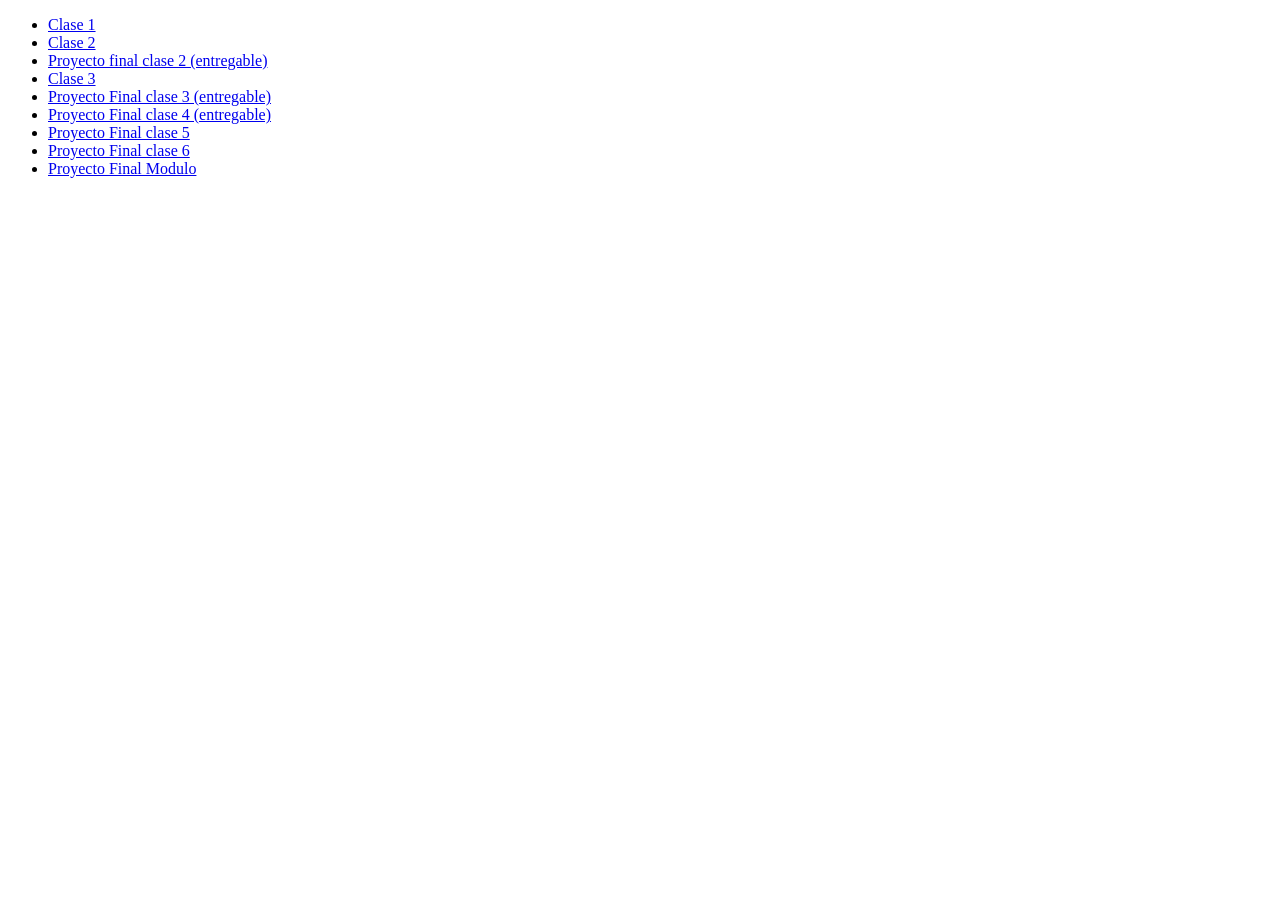
<file: index.html>
<!DOCTYPE html>
<html lang="en">
<head>
    <meta charset="UTF-8">
    <meta name="viewport" content="width=device-width, initial-scale=1.0">
    <title>Document</title>
</head>
<body>
    
    <ul>
    <li><a href="./01-intro-css/index.html">Clase 1</a> </li>
    
    <li><a href="./02-propiedades-basicas-css/">Clase 2</a> </li>
    
    <li><a href="./02-proyecto/">Proyecto final clase 2 (entregable)</a> </li>

     <li><a href="./03-Herencias_Clase/">Clase 3</a> </li>

       <li><a href="./03-proyecto/">Proyecto Final clase 3 (entregable)</a> </li>

     <li><a href="./04-proyecto/">Proyecto Final clase 4 (entregable)</a> </li>
   
   
     <li><a href="./05-alineacionFlexbox/">Proyecto Final clase 5</a> </li>

       <li><a href="./6-estilosResponsivos/">Proyecto Final clase 6</a> </li>

        <li><a href="./ProyectoFinal/">Proyecto Final Modulo</a> </li>
    </ul>
</body>
</html>
</file>
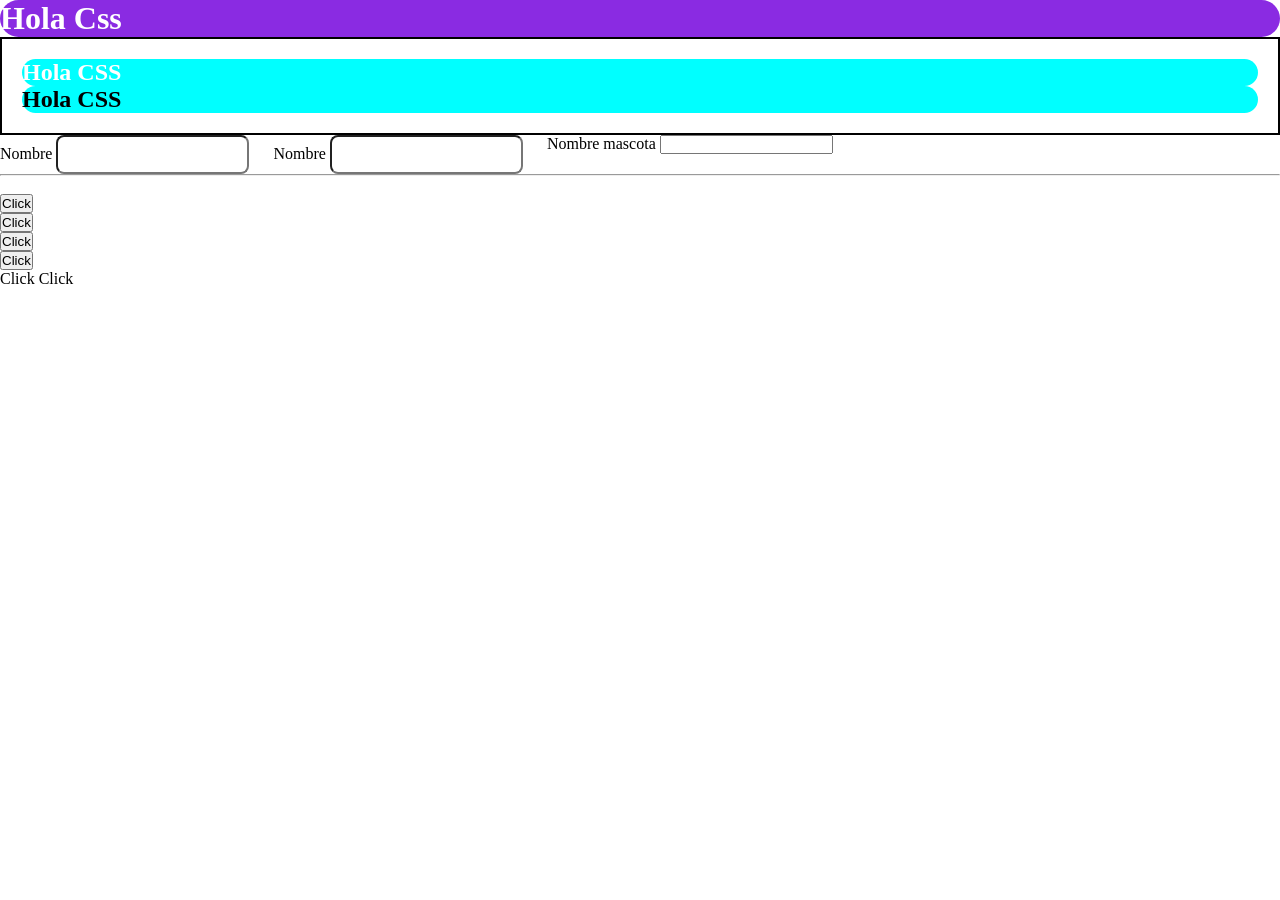
<file: 01-intro-css/index.html>
<!DOCTYPE html>
<html lang="en">

<head>
    <meta charset="UTF-8">
    <meta name="viewport" content="width=device-width, initial-scale=1.0">
    <title>Intro a CSS</title>
    <link rel="stylesheet" href="./style.css">
    <!-- Forma 1 -->
    <style>
        h1 {
            background-color: blueviolet;
        }
    </style>
</head>




<!-- forma 2 -->
<h1 style="color: white">Hola Css</h1>
<section id="destacados">
    <h1 class="bg-aqua color tomato" style="color: white;">Hola CSS</h1>
    <h1 class="bg-aqua color tomato">Hola CSS</h1>
</section>

<form class="form-registro">
    <div class="datos-persona">
        <label for="">Nombre</label>
        <input type="text" class="input-nombre">
    </div>
</form>

<form class="form-registro">
    <div class="datos-persona">
        <label for="">Nombre</label>
        <input type="text" class="input-nombre">
    </div>
</form>

<form class="form-registro">
    <div class="datos-mascota">
        <label for="">Nombre mascota</label>
        <input type="text" class="input-nombre">
    </div>
</form>

<br>
<hr>
<br>
<button>Click</button>
<button>Click</button>
<button>Click</button>
<button>Click</button>

<p> Click</p>
<p> Click</p>




<body>



</body>

</html>
</file>
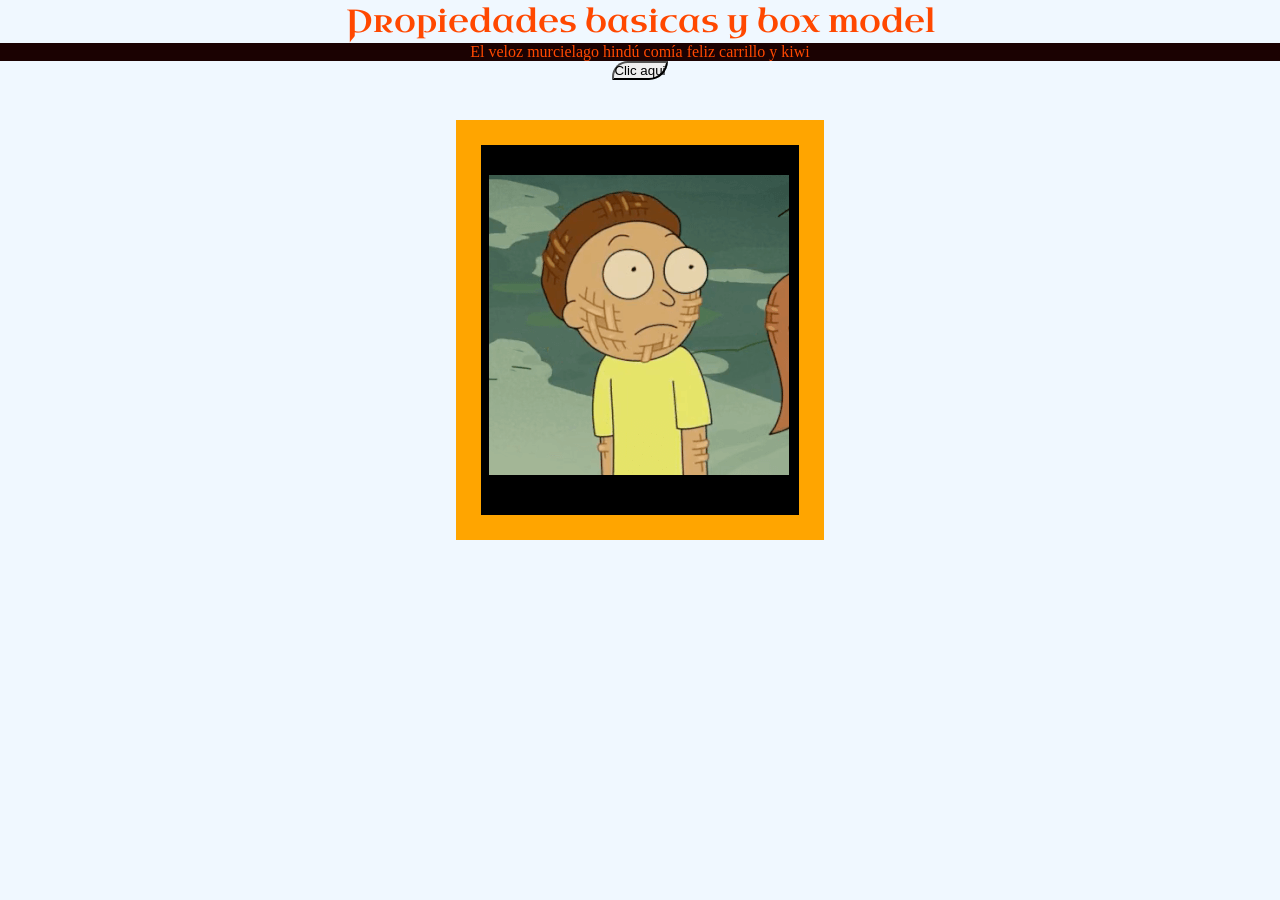
<file: 02-propiedades-basicas-css/index.html>
<!DOCTYPE html>
<html lang="en">

<head>
    <meta charset="UTF-8">
    <meta name="viewport" content="width=device-width, initial-scale=1.0">
    <title>Document</title>
    <link rel="preconnect" href="https://fonts.googleapis.com">
    <link rel="preconnect" href="https://fonts.gstatic.com" crossorigin>
    <link href="https://fonts.googleapis.com/css2?family=Uncial+Antiqua&display=swap" rel="stylesheet">
    <link rel="stylesheet" href="./style.css">
</head>

<body>

    <h1 class="titulo">Propiedades basicas y box model</h1>
    <p>El veloz murcielago hindú comía feliz carrillo y kiwi</p>

<div class="btn-box">
    <button>Clic aqui</button>
</div>

<div id="portada">
    <img src="./assets/699.jpeg"
    alt="Jose">
</div>
    

</body>



</html>
</file>
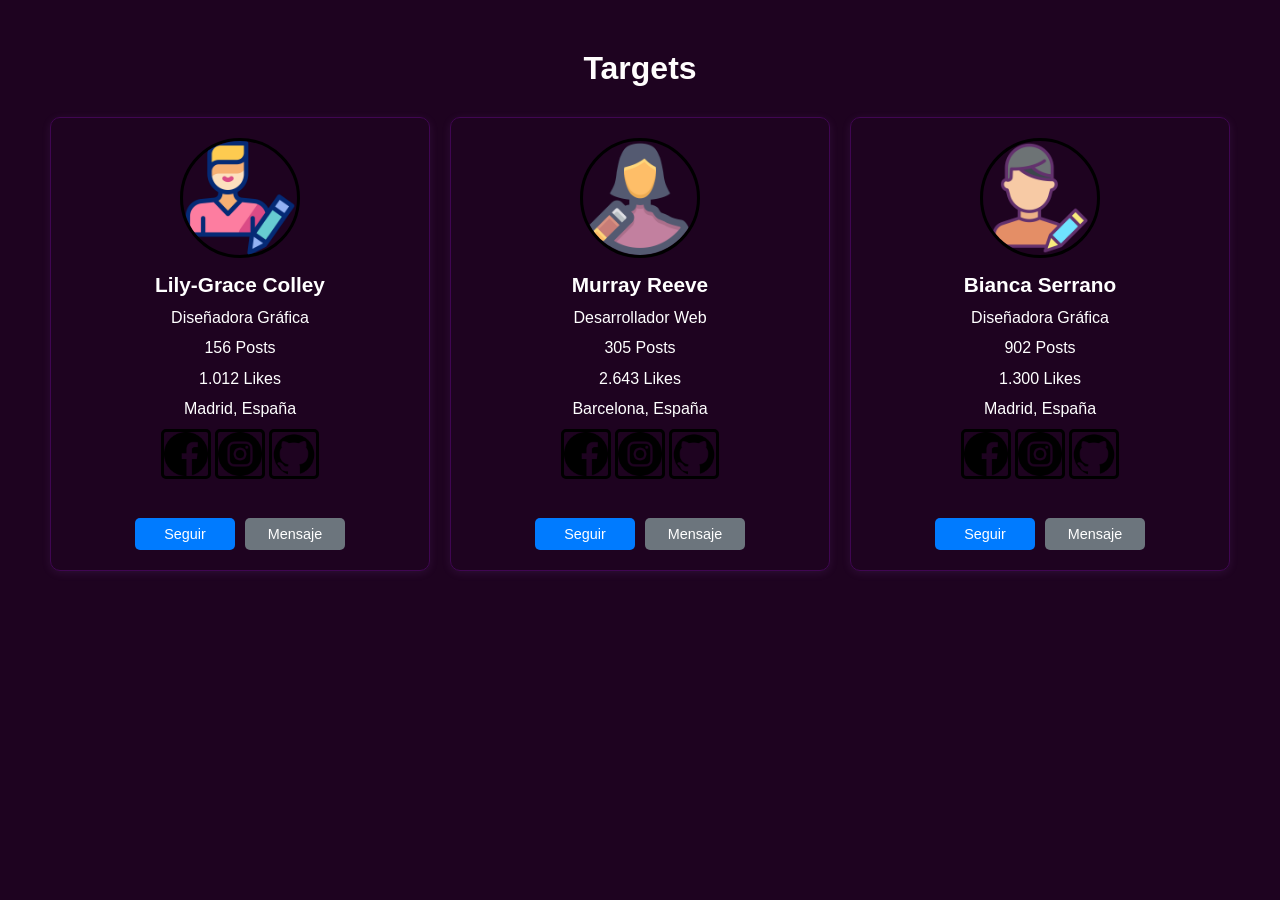
<file: 02-proyecto/index.html>
<!DOCTYPE html>
<html lang="es">
<head>
    <meta charset="UTF-8">
    <meta name="viewport" content="width=device-width, initial-scale=1.0">
    <title>Mis Tarjetas</title>
    <link rel="stylesheet" href="style.css">
</head>
<body>
    <h1>Targets</h1>
    
    <div class="contenedor-tarjetas">
        <!-- Tarjeta 1 -->
        <div class="tarjeta">
            <img class="img" src="./assets/editar-perfil.png" alt="Foto de perfil">
            <h2>Lily-Grace Colley</h2>
            <p>Diseñadora Gráfica</p>
            <p>156 Posts</p>
            <p>1.012 Likes</p>
            <p>Madrid, España</p>
<img class="icono" src="./assets/facebook.png" alt="iconoFb">
             <img class="icono" src="./assets/instagram.png" alt="iconoIg">
             <img class="icono" src="./assets/social.png" alt="iconoGH">
            <div class="botones">
                <button class="btn btn-seguir">Seguir</button>
                <button class="btn btn-mensaje">Mensaje</button>
            </div>
        </div>

        <!-- Tarjeta 2 -->
        <div class="tarjeta">
            <img  class="img"  src="./assets/perfil.png" alt="Foto de perfil">
            <h2>Murray Reeve</h2>
            <p>Desarrollador Web</p>
            <p>305 Posts</p>
            <p>2.643 Likes</p>
            <p>Barcelona, España</p>
            <img class="icono" src="./assets/facebook.png" alt="iconoFb">
             <img class="icono" src="./assets/instagram.png" alt="iconoIg">
             <img class="icono" src="./assets/social.png" alt="iconoGH">
            <div class="botones">
                <button class="btn btn-seguir">Seguir</button>
                <button class="btn btn-mensaje">Mensaje</button>
            </div>
        </div>

        <!-- Tarjeta 3 -->
        <div class="tarjeta">
            <img  class="img"  src="./assets/usuario.png" alt="Foto de perfil">
            <h2>Bianca Serrano</h2>
            <p>Diseñadora Gráfica</p>
            <p>902 Posts</p>
            <p>1.300 Likes</p>
            <p>Madrid, España</p>
            <img class="icono" src="./assets/facebook.png" alt="iconoFb">
             <img class="icono" src="./assets/instagram.png" alt="iconoIg">
             <img class="icono" src="./assets/social.png" alt="iconoGH">
            <div class="botones">
                <button class="btn btn-seguir">Seguir</button>
                <button class="btn btn-mensaje">Mensaje</button>
            </div>
        </div>
    </div>
</body>
</html>
</file>
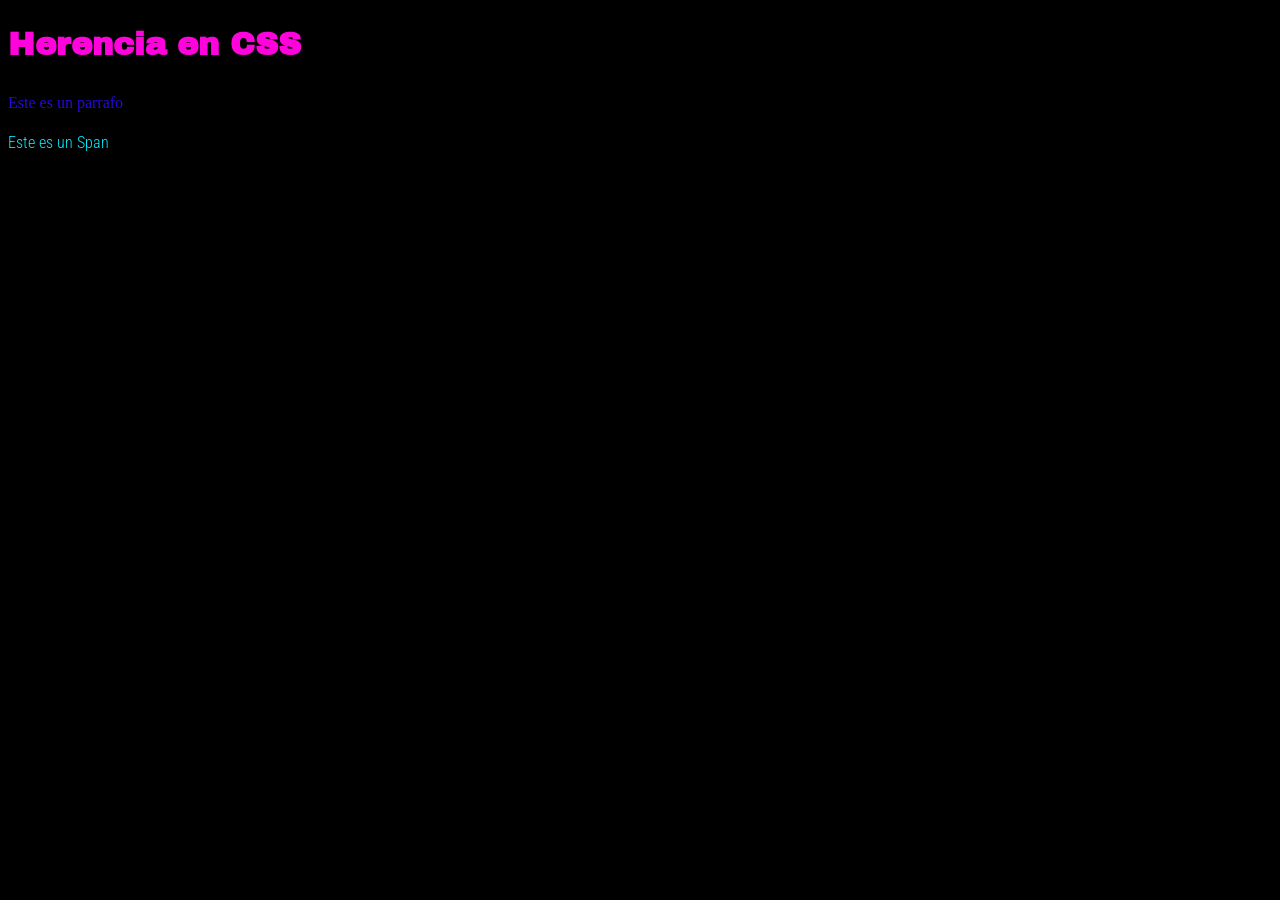
<file: 03-Herencias_Clase/index.html>
<!DOCTYPE html>
<html lang="en">

<head>
    <meta charset="UTF-8">
    <meta name="viewport" content="width=device-width, initial-scale=1.0">
    <title>Herencia</title>
    <link rel="stylesheet" href="style.css">
    <link rel="preconnect" href="https://fonts.googleapis.com">
    <link rel="preconnect" href="https://fonts.gstatic.com" crossorigin>
    <link rel="preconnect" href="https://fonts.googleapis.com">
<link rel="preconnect" href="https://fonts.gstatic.com" crossorigin>
<link href="https://fonts.googleapis.com/css2?family=Archivo+Black&family=Roboto+Condensed:ital,wght@0,100..900;1,100..900&display=swap" rel="stylesheet">
    <link href="https://fonts.googleapis.com/css2?family=Roboto+Condensed:ital,wght@0,100..900;1,100..900&display=swap" rel="stylesheet">
    <link rel="preconnect" href="https://fonts.googleapis.com">
<link rel="preconnect" href="https://fonts.gstatic.com" crossorigin>
<link href="https://fonts.googleapis.com/css2?family=Archivo+Black&family=Betania+Patmos+GDL&family=Roboto+Condensed:ital,wght@0,100..900;1,100..900&display=swap" rel="stylesheet">
</head>

<body>

    <h1>Herencia en CSS</h1>

    <p> Este es un parrafo</p>

    <span>Este es un Span</span>
</body>

</html>
</file>
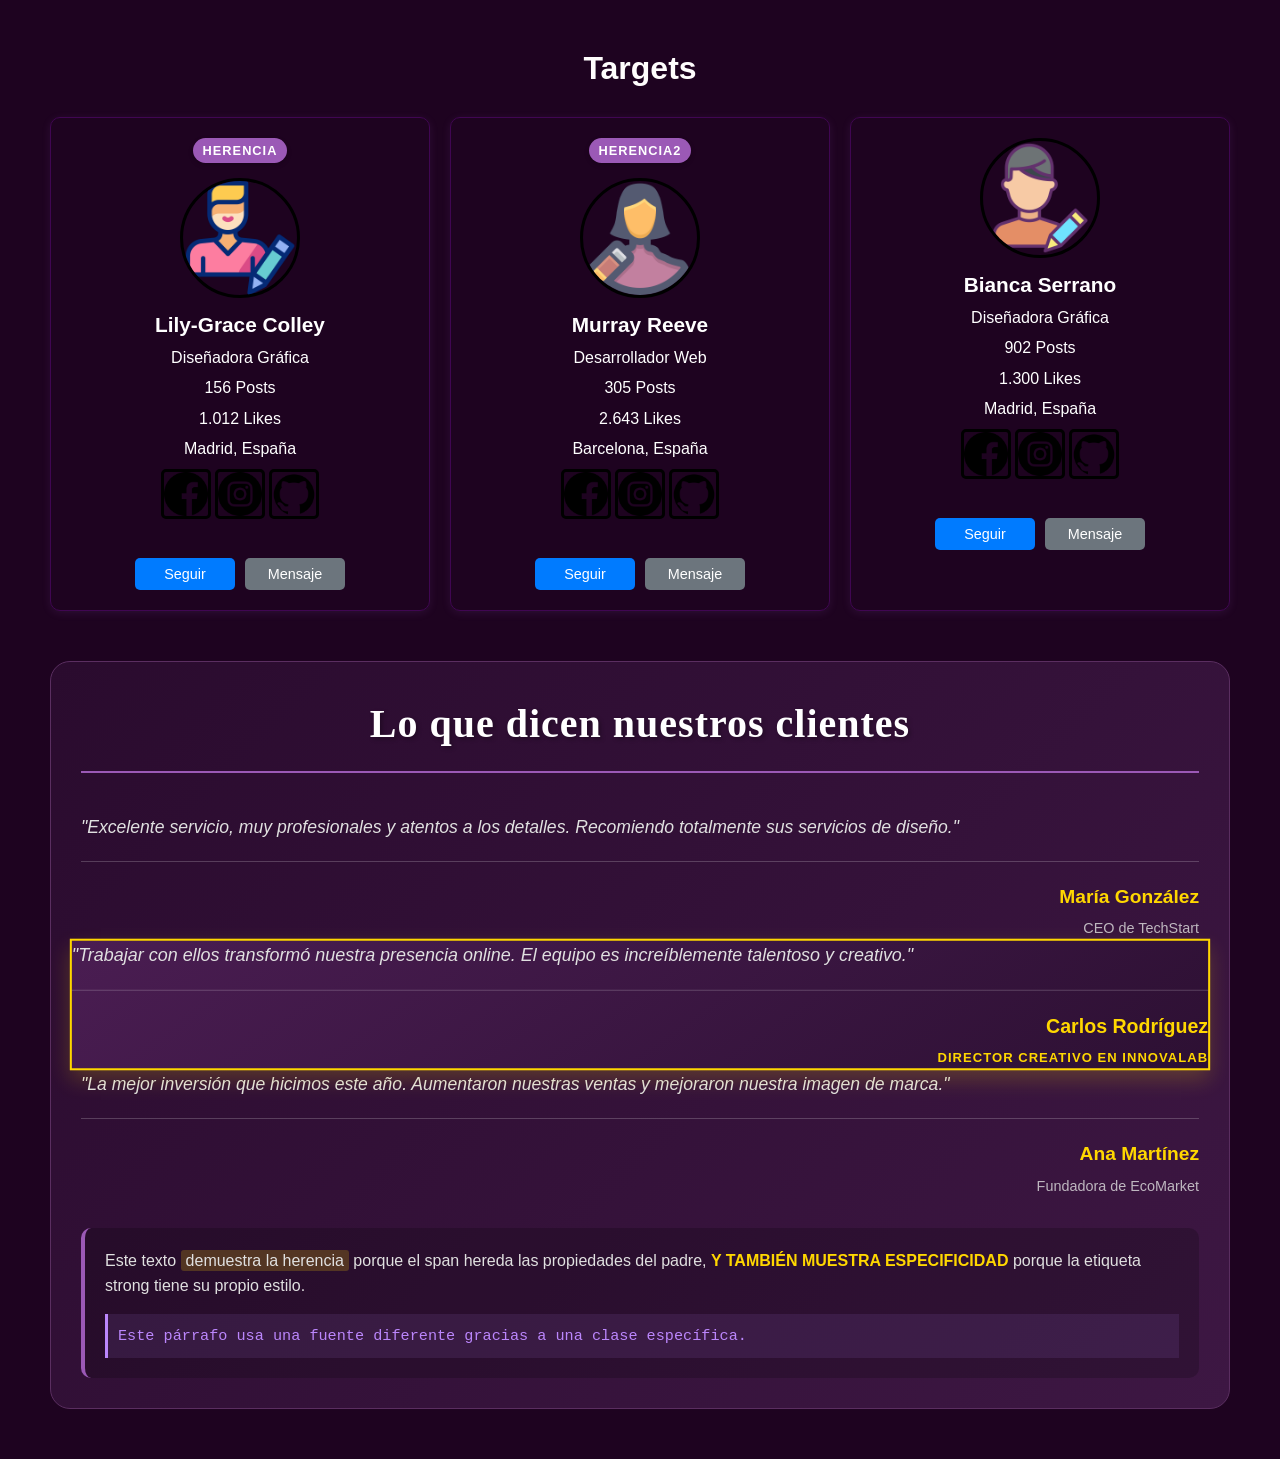
<file: 03-proyecto/index.html>
<!DOCTYPE html>
<html lang="es">
<head>
    <meta charset="UTF-8">
    <meta name="viewport" content="width=device-width, initial-scale=1.0">
    <title>Mis Tarjetas</title>
    <link rel="stylesheet" href="style.css">
</head>
<body>
    <h1>Targets</h1>
    
    <div class="contenedor-tarjetas">
        <div class="tarjeta">
             <div class="etiqueta">HERENCIA</div>
            <img class="img" src="./assets/editar-perfil.png" alt="Foto de perfil">
            <h2>Lily-Grace Colley</h2>
            <p>Diseñadora Gráfica</p>
            <p>156 Posts</p>
            <p>1.012 Likes</p>
            <p>Madrid, España</p>
<img class="icono" src="./assets/facebook.png" alt="iconoFb">
             <img class="icono" src="./assets/instagram.png" alt="iconoIg">
             <img class="icono" src="./assets/social.png" alt="iconoGH">
            <div class="botones">
                <button class="btn btn-seguir">Seguir</button>
                <button class="btn btn-mensaje">Mensaje</button>
            </div>
        </div>

        <div class="tarjeta">
              <div class="etiqueta">HERENCIA2</div>
            <img  class="img"  src="./assets/perfil.png" alt="Foto de perfil">
            <h2>Murray Reeve</h2>
            <p>Desarrollador Web</p>
            <p>305 Posts</p>
            <p>2.643 Likes</p>
            <p>Barcelona, España</p>
            <img class="icono" src="./assets/facebook.png" alt="iconoFb">
             <img class="icono" src="./assets/instagram.png" alt="iconoIg">
             <img class="icono" src="./assets/social.png" alt="iconoGH">
            <div class="botones">
                <button class="btn btn-seguir">Seguir</button>
                <button class="btn btn-mensaje">Mensaje</button>
            </div>
        </div>
   
        <div class="tarjeta">
            <img  class="img"  src="./assets/usuario.png" alt="Foto de perfil">
            <h2>Bianca Serrano</h2>
            <p>Diseñadora Gráfica</p>
            <p>902 Posts</p>
            <p>1.300 Likes</p>
            <p>Madrid, España</p>
            <img class="icono" src="./assets/facebook.png" alt="iconoFb">
             <img class="icono" src="./assets/instagram.png" alt="iconoIg">
             <img class="icono" src="./assets/social.png" alt="iconoGH">
            <div class="botones">
                <button class="btn btn-seguir">Seguir</button>
                <button class="btn btn-mensaje">Mensaje</button>
            </div>
        </div>
    </div>

     <div class="seccion-testimonios">
        <h2>Lo que dicen nuestros clientes</h2>
        
        <div class="contenedor-testimonios">
            <div class="testimonio">
                <p class="testimonio-texto">"Excelente servicio, muy profesionales y atentos a los detalles. Recomiendo totalmente sus servicios de diseño."</p>
                <div class="testimonio-autor">
                    <p class="nombre">María González</p>
                    <p class="cargo">CEO de TechStart</p>
                </div>
            </div>

            <div class="testimonio destacado">
                <p class="testimonio-texto">"Trabajar con ellos transformó nuestra presencia online. El equipo es increíblemente talentoso y creativo."</p>
                <div class="testimonio-autor">
                    <p class="nombre">Carlos Rodríguez</p>
                    <p class="cargo destacado">Director Creativo en InnovaLab</p>
                </div>
            </div>

            <div class="testimonio">
                <p class="testimonio-texto">"La mejor inversión que hicimos este año. Aumentaron nuestras ventas y mejoraron nuestra imagen de marca."</p>
                <div class="testimonio-autor">
                    <p class="nombre">Ana Martínez</p>
                    <p class="cargo">Fundadora de EcoMarket</p>
                </div>
            </div>
        </div>

        <div class="info-adicional">
            <p class="texto-herencia">Este texto <span>demuestra la herencia</span> porque el span hereda las propiedades del padre, <strong>y también muestra especificidad</strong> porque la etiqueta strong tiene su propio estilo.</p>
            <p class="texto-fuente">Este párrafo usa una fuente diferente gracias a una clase específica.</p>
        </div>
    </div>
</body>
</html>
</file>
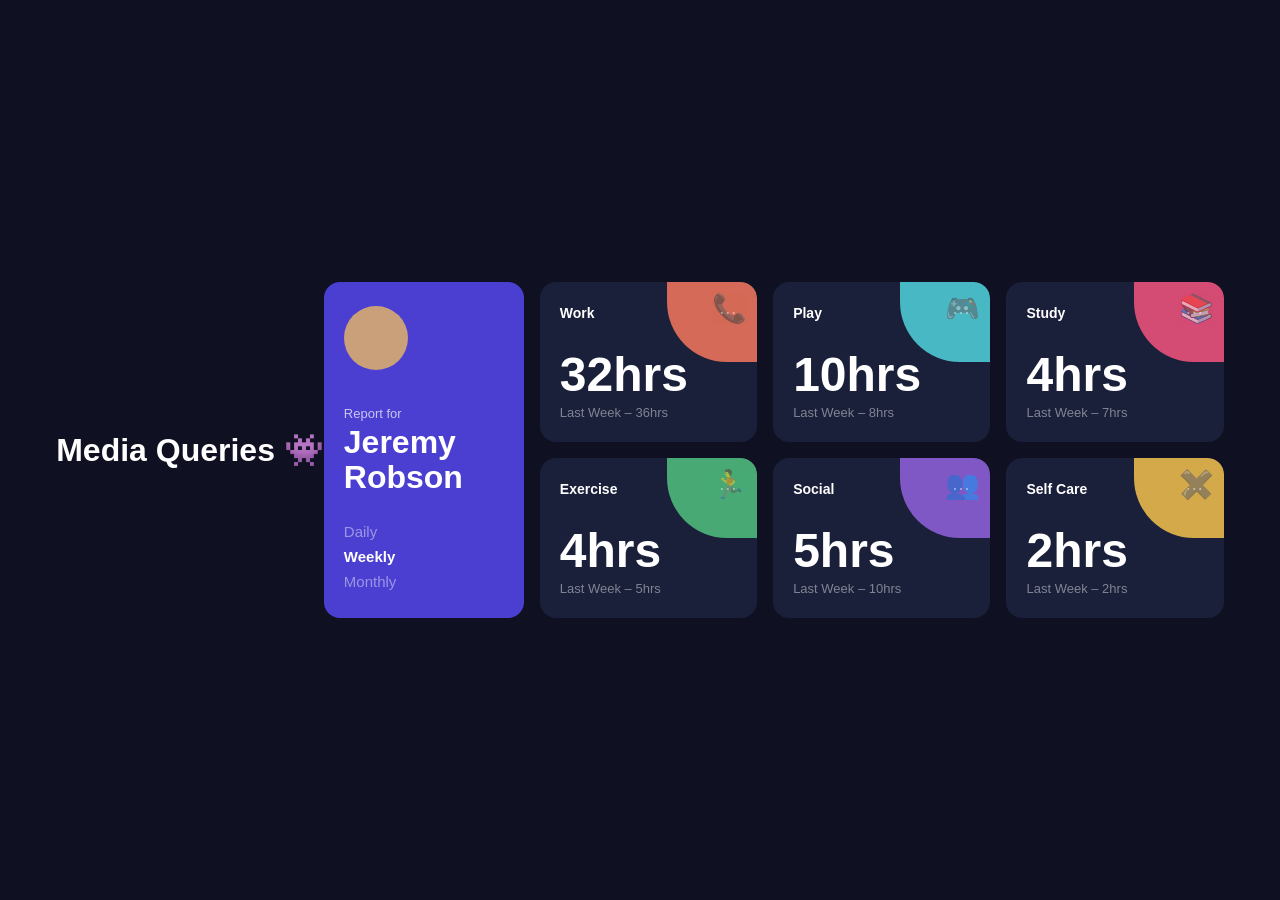
<file: 6-estilosResponsivos/index.html>
<!DOCTYPE html>
<html lang="en">
<head>
  <meta charset="UTF-8">
  <meta name="viewport" content="width=device-width, initial-scale=1.0">
  <title>Estilos Responsivos</title>
  <link rel="stylesheet" href="style.css">
  <link rel="preconnect" href="https://fonts.googleapis.com">
<link rel="preconnect" href="https://fonts.gstatic.com" crossorigin>
<link href="https://fonts.googleapis.com/css2?family=Chicle&family=Pirata+One&family=Rubik+Glitch&display=swap" rel="stylesheet">
</head>
<body>
  
<div class="container">
    <h1>Media Queries 👾</h1>
</div>

<div class="dashboard">
 
  <!-- Sidebar / Profile -->
  <div class="dashboard__sidebar">
    <div class="card card--profile">
      <div class="profile__avatar"></div>
      <p class="profile__label">Report for</p>
      <h1 class="profile__name">Jeremy Robson</h1>
      <ul class="profile__nav">
        <li class="profile__nav-item">Daily</li>
        <li class="profile__nav-item profile__nav-item--active">Weekly</li>
        <li class="profile__nav-item">Monthly</li>
      </ul>
    </div>
  </div>
 
  <!-- Stats grid -->
  <div class="dashboard__grid">
 
    <!-- Work -->
    <div class="card card--stat card--work">
      <div class="card__accent"></div>
      <span class="card__accent-icon">📞</span>
      <div class="card__header">
        <span class="card__title">Work</span>
        <span class="card__menu">···</span>
      </div>
      <p class="card__value">32hrs</p>
      <p class="card__sub">Last Week – 36hrs</p>
    </div>
 
    <!-- Play -->
    <div class="card card--stat card--play">
      <div class="card__accent"></div>
      <span class="card__accent-icon">🎮</span>
      <div class="card__header">
        <span class="card__title">Play</span>
        <span class="card__menu">···</span>
      </div>
      <p class="card__value">10hrs</p>
      <p class="card__sub">Last Week – 8hrs</p>
    </div>
 
    <!-- Study -->
    <div class="card card--stat card--study">
      <div class="card__accent"></div>
      <span class="card__accent-icon">📚</span>
      <div class="card__header">
        <span class="card__title">Study</span>
        <span class="card__menu">···</span>
      </div>
      <p class="card__value">4hrs</p>
      <p class="card__sub">Last Week – 7hrs</p>
    </div>
 
    <!-- Exercise -->
    <div class="card card--stat card--exercise">
      <div class="card__accent"></div>
      <span class="card__accent-icon">🏃</span>
      <div class="card__header">
        <span class="card__title">Exercise</span>
        <span class="card__menu">···</span>
      </div>
      <p class="card__value">4hrs</p>
      <p class="card__sub">Last Week – 5hrs</p>
    </div>
 
    <!-- Social -->
    <div class="card card--stat card--social">
      <div class="card__accent"></div>
      <span class="card__accent-icon">👥</span>
      <div class="card__header">
        <span class="card__title">Social</span>
        <span class="card__menu">···</span>
      </div>
      <p class="card__value">5hrs</p>
      <p class="card__sub">Last Week – 10hrs</p>
    </div>
 
    <!-- Self Care -->
    <div class="card card--stat card--selfcare">
      <div class="card__accent"></div>
      <span class="card__accent-icon">✖️</span>
      <div class="card__header">
        <span class="card__title">Self Care</span>
        <span class="card__menu">···</span>
      </div>
      <p class="card__value">2hrs</p>
      <p class="card__sub">Last Week – 2hrs</p>
    </div>
 
  </div>
</div>

</body>
</html>
</file>
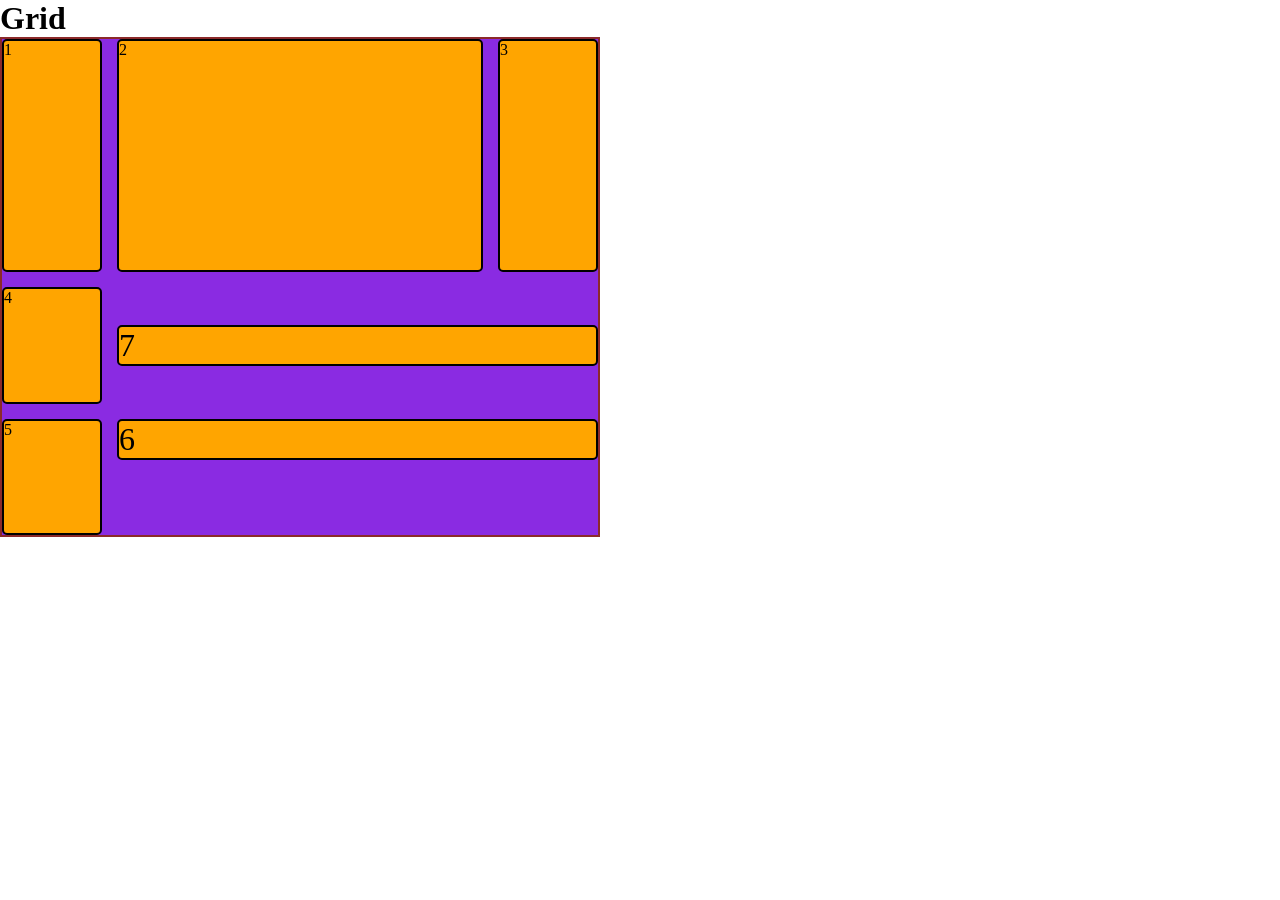
<file: 7-grid/index.html>
<!DOCTYPE html>
<html lang="en">
<head>
  <meta charset="UTF-8">
  <meta name="viewport" content="width=device-width, initial-scale=1.0">
  <title>Estilos Responsivos</title>
  <link rel="stylesheet" href="style.css">
  <link rel="preconnect" href="https://fonts.googleapis.com">
<link rel="preconnect" href="https://fonts.gstatic.com" crossorigin>
<link href="https://fonts.googleapis.com/css2?family=Chicle&family=Pirata+One&family=Rubik+Glitch&display=swap" rel="stylesheet">

<body>

  <h1> Grid </h1>
  <div class="container">
    <div class="box">1</div>
    <div class="box">2</div>
    <div class="box">3</div>
    <div class="box">4</div>
     <div class="box">5</div>
     <div class="seis">
      <div class="box">6</div>
     </div>
    
    <div class="siete">
       <div class="box">7</div>
    </div>
   
   
  </div>
</body>


</html>
</file>
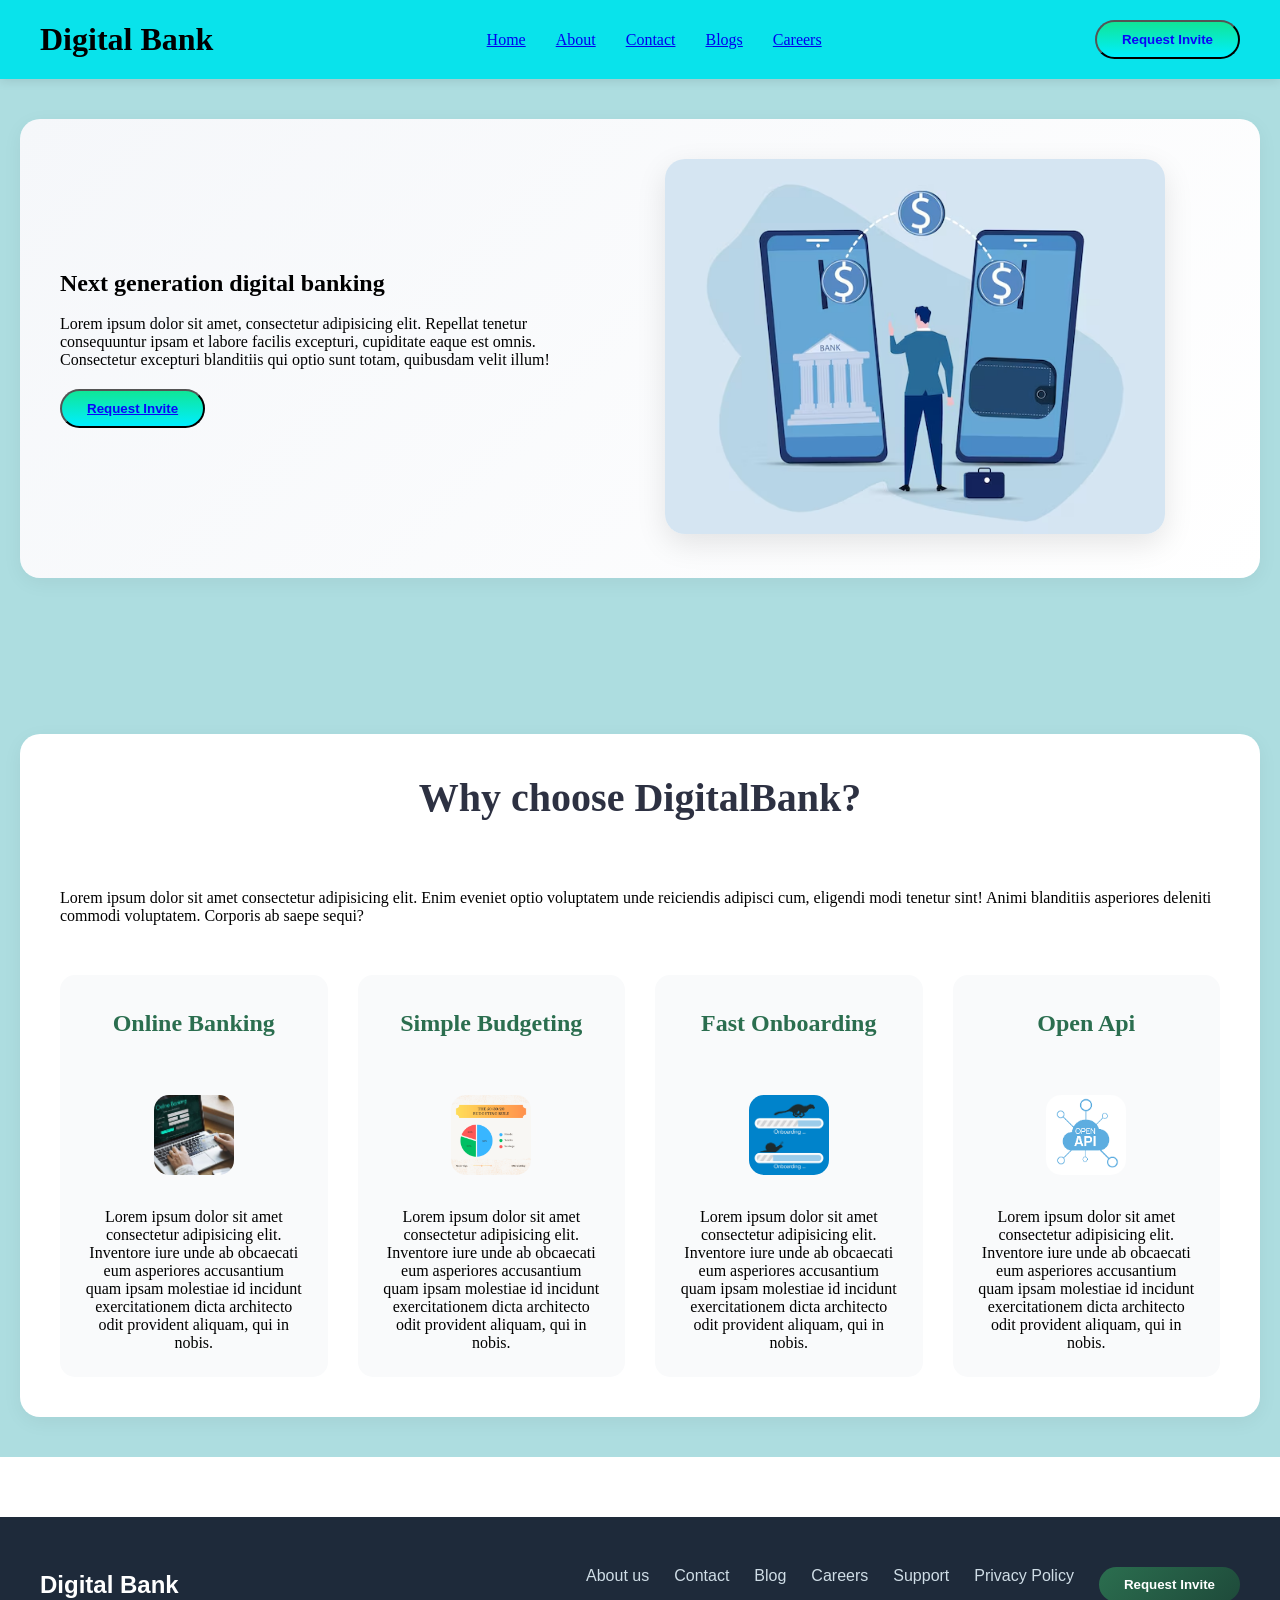
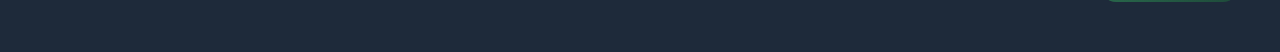
<file: ProyectoFinal/index.html>
<!DOCTYPE html>
<html lang="en">

<head>
    <meta charset="UTF-8">
    <meta name="viewport" content="width=device-width, initial-scale=1.0">
    <title>Digitalbank</title>
    <link rel="icon" href="./assets/pago.png">
    <link rel="stylesheet" href="style.css">
</head>

<body>
    <header>
        <div>
            <h1>Digital Bank</h1>
        </div>

        <div class="menu">
            <nav>
                <ul>
                    <div class="home">
                        <li> <a href="#home">Home</a></li>
                    </div>
        
                    <div class="about">
                        <li><a href="#about">About</a></li>
                    </div>
                    <div class="contact">
                        <li><a href="#contact">Contact</a></li>
                    </div>
                    <div class="blog">
                        <li><a href="#blogs">Blogs</a></li>
                    </div>
                    <div class="Careers">
                        <li><a href="#careers">Careers</a></li>
                    </div>
                </ul>
            </nav>
        </div>

        <div>
            <button>
                <a href="./forms/formulario.html" target="_blank">Request Invite</a>
            </button>
        </div>
    </header>

    <main>
        <section class="Next">
            <div>
                <h1> Next generation digital banking</h1>
                <br>
                Lorem ipsum dolor sit amet, consectetur adipisicing elit. Repellat tenetur consequuntur ipsam et labore
                facilis excepturi, cupiditate eaque est omnis. Consectetur excepturi blanditiis qui optio sunt totam,
                quibusdam velit illum!

                <br>
                <button>
                    <a href="./forms/formulario.html" target="_blank">Request Invite</a>
                </button>

            </div>

            <div class="imagen1">
                <img
                    src="./assets/empresario-tecnologia-transferencia-pago-dinero-que-envia-recibe-transacciones-dinero-edificio-banco-ahorros-pantalla-computadora_940574-169.avif" />
            </div>
        </section>

        <br>
        <br>
        <section class="why">
            <h2>
                Why choose DigitalBank?
            </h2>

            <br>
            Lorem ipsum dolor sit amet consectetur adipisicing elit. Enim eveniet optio voluptatem unde reiciendis
            adipisci
            cum, eligendi modi tenetur sint! Animi blanditiis asperiores deleniti commodi voluptatem. Corporis ab saepe
            sequi?

            <div class="img2">
                <span>
                    <H3>Online Banking</H3>
                    <br>
                    <img src="./assets/image.png">
                    <br>
                    Lorem ipsum dolor sit amet consectetur adipisicing elit. Inventore iure unde ab obcaecati eum
                    asperiores
                    accusantium quam ipsam molestiae id incidunt exercitationem dicta architecto odit provident aliquam,
                    qui
                    in nobis.
                </span>

                <span>
                    <H3>Simple Budgeting</H3>
                    <br>
                    <img src="./assets/Budgeting-Financial-Tips-Pie-Chart-Instagram-Post.png">
                    <br>
                    Lorem ipsum dolor sit amet consectetur adipisicing elit. Inventore iure unde ab obcaecati eum
                    asperiores
                    accusantium quam ipsam molestiae id incidunt exercitationem dicta architecto odit provident aliquam,
                    qui
                    in nobis.
                </span>

                <span>
                    <H3>Fast Onboarding</H3>
                    <br>
                    <img src="./assets/faster-onboarding.jpg">
                    <br>
                    Lorem ipsum dolor sit amet consectetur adipisicing elit. Inventore iure unde ab obcaecati eum
                    asperiores
                    accusantium quam ipsam molestiae id incidunt exercitationem dicta architecto odit provident aliquam,
                    qui
                    in nobis.
                </span>

                <span>
                    <H3>Open Api</H3>
                    <br>
                    <img src="./assets/images.png">
                    <br>
                    Lorem ipsum dolor sit amet consectetur adipisicing elit. Inventore iure unde ab
                    obcaecati eum asperiores accusantium quam ipsam molestiae id incidunt exercitationem dicta
                    architecto odit provident aliquam, qui in nobis.
                </span>
        </section>
    </main>


    <footer>
        <div>
            <h6>Digital Bank</h6>

        </div>
        <ul type="disc">
             <li><a href="#about">About us</a></li>
            <li><a href="#contact">Contact</a></li>
            <li><a href="#blog">Blog</a></li>
            <li><a href="#careers">Careers</a></li>
            <li><a href="#support">Support</a></li>
            <li><a href="#privacy">Privacy Policy</a></li
        </ul>

        <div>
            <button>
                <a href="./forms/formulario.html" target="_blank">Request Invite</a>
            </button>
        </div>
    </footer>
</body>

</html>
</file>
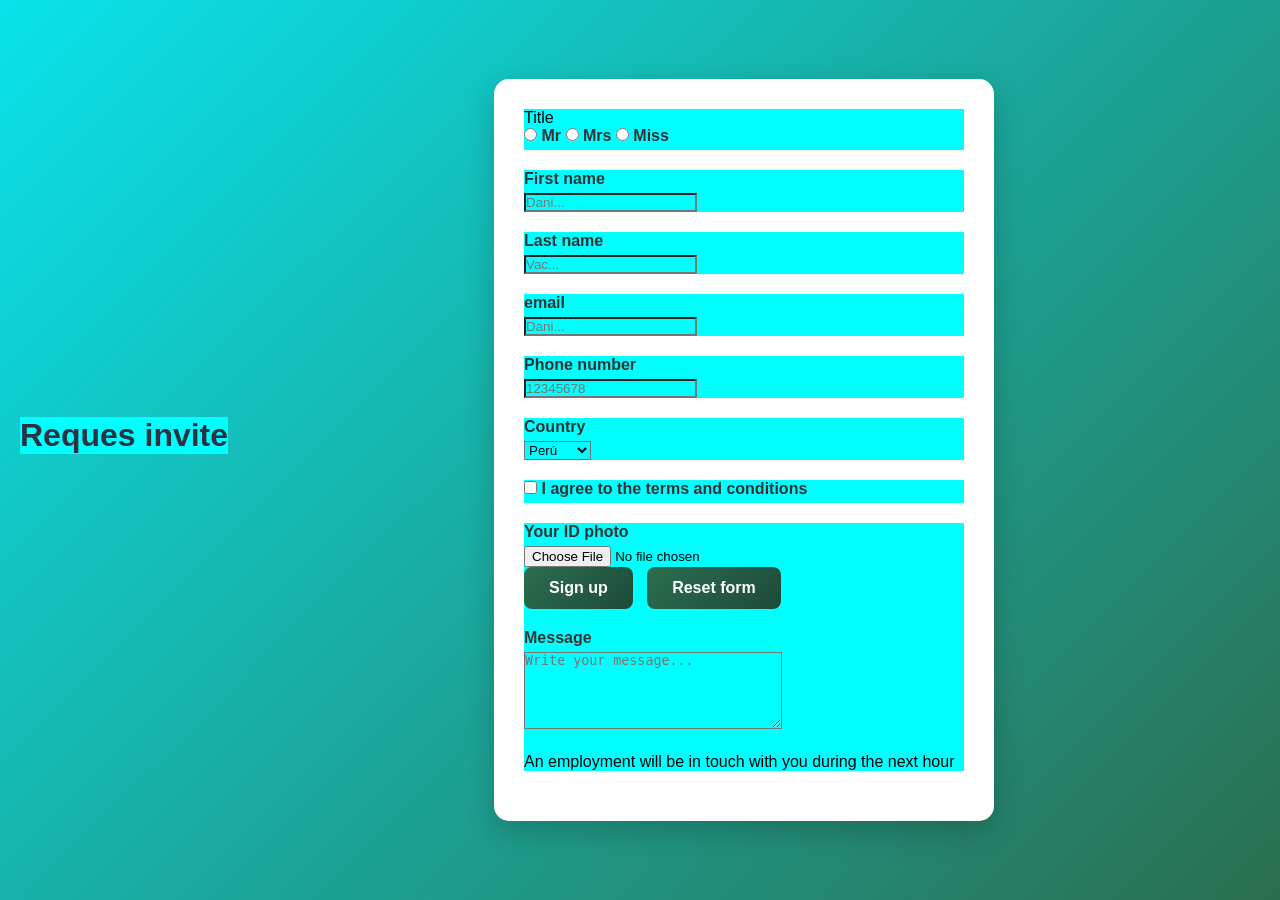
<file: ProyectoFinal/forms/formulario.html>
<!doctype html>
<html lang="en">
  <head>
    <meta charset="UTF-8" />
    <meta name="viewport" content="width=device-width, initial-scale=1.0" />
    <title>Formularios</title>
    <link rel="icon" href="./images/bibimbap.png" />
    <link rel="stylesheet" href="./styles.css">

  </head>
  <body>
    <h1>Reques invite</h1>

    <form>
      <div>
        <p>Title</p>
        <input type="radio" name="title" id="mr" />
        <label for="mr">Mr</label>

        <input type="radio" name="title" id="mrs" />
        <label for="mrs">Mrs</label>

        <input type="radio" name="title" id="miss" />
        <label for="miss">Miss</label>
      </div>

      <div>
        <label for="firstName">First name</label>
        <br />
        <input type="text" id="firstName" placeholder="Dani..." />
      </div>

      <div>
        <label for="lastName">Last name</label>
        <br />
        <input type="text" id="lastName" placeholder="Vac..." />
      </div>

      <div>
        <label for="email">email</label>
        <br />
        <input type="email" id="lastName" placeholder="Dani..." />
      </div>

      <div>
        <label for="number">Phone number</label>
        <br />
        <input type="tel" id="number" placeholder="12345678" />
      </div>

      <div>
        <label for="country">Country</label>
        <br />
        <select name="country" id="country">
          <option value="peru">Perú</option>
          <option value="chile">Chile</option>
          <option value="india">India</option>
          <option value="francia">Francia</option>
        </select>
      </div>

      <div>
        <input type="checkbox" name="" id="terms" />
        <label for="terms">I agree to the terms and conditions</label>
      </div>


      <div>
        <label for="photo">Your  ID photo</label>
        <br>
       <input type="file" name="photo" id="photo">

             <div>
        <button type="submit">Sign up</button>
        <button>Reset form</button>
      </div>

       <div>
        <label for="message">Message</label>
        <br>
        <textarea name="message" id="message" cols="30" rows="5" placeholder="Write your message..."></textarea>
      </div>

      <div>
        An employment will be in touch with you during the next hour
      </div>
    </form>
  </body>
</html>
</file>
<file: 01-intro-css/style.css>
*{
    margin: 0;
    padding: 0;
    /* font-size: 3rem; //para el numero de letra */
}

h1{
    border-radius: 30px;
}

.bg-aqua{
    background-color: aqua;
}

.color-tomato{
    color: rgb(6, 84, 210);
}

#destacados{
    border: 2px solid black;
    padding: 20px;
}

/* Hacemos el FORM inline-block (esto es lo que faltaba) */
.form-registro {
    display: inline-block;
    margin-right: 20px;
    vertical-align: top;
}

/* Mantenemos .datos-persona como block (o como estaba) */
.form-registro .datos-persona {
    display: block;  /* o inline-block, depende de cómo lo quieras */
}

.form-registro .datos-persona .input-nombre {
    padding: 10px;
    border-radius: 8px;
}

.form-registro .datos-persona .input-nombre:focus {
    border: 2px solid tomato !important ;
    background-color: aquamarine;
}

button{
    display: block;
}

button:hover{
    background-color: tomato;
    color: white;
    border: none;
    padding: 10px;
    transition-duration: 0.5s;
}

p{
    display: inline;
}
</file>
<file: 02-propiedades-basicas-css/style.css>
*{
    margin: 0;
    padding: 0;
    box-sizing: border-box;
}

.titulo {
  font-family: "Uncial Antiqua", system-ui;
  font-size: 2rem;
  font-weight: 10;
  font-style: normal;
  text-align: center;
}

body {
  background-color: aliceblue;
  color: rgb(255, 72, 0);
  text-align: center;
}

p {
  background-color: rgb(27, 2, 2);
  text-align: center;
}

.btn-box {
  text-align: center;
}

button{
      border-radius: 25px 0 30px 0;
}

#portada {
  text-align: center;
  margin-top: 40px;
}

#portada img {
  border: 25px solid orange;
  padding: 30px 10px 40px 8px;
background-color: black;
width: 200;
}
</file>
<file: 02-proyecto/style.css>
* {
    margin: 0;
    padding: 0;
    box-sizing: border-box; 
}

body {
    font-family: Arial, sans-serif;
    background-color: #1e0320;
    padding: 50px;
      width: 100%; 
}

h1 {
    text-align: center;
    margin-bottom: 30px;
    color: #fffdfd;
}

.contenedor-tarjetas {
    display: flex;           
    gap: 20px;               
    width: 100%;   
      flex-wrap: wrap;          
}

.tarjeta {
    border-radius: 10px;
    padding: 20px;
    text-align: center;
    box-shadow: 0 2px 10px rgba(182, 132, 240, 0.1);
    border: 1px solid #400652;
      flex:1 ;
}

.tarjeta img {
    width: 120px;
    height: 120px;
    border-radius: 50%;
    margin: 0 auto 15px;
    border: 3px solid #000000;
    display: block;
}

.tarjeta h2 {
    color: #ffffff;
    margin-bottom: 10px;
    font-size: 1.3rem;
}

.tarjeta p {
    color: #ffffff;
    margin: 8px 0;
    line-height: 1.4;
}

.botones {
    margin-top: 20px;
    display: flex;
    gap: 10px;
    justify-content: center;
}

.btn {
    padding: 8px 20px;
    border: none;
    border-radius: 5px;
    cursor: pointer;
    font-size: 0.9rem;
    transition: 0.3s;
    flex: 1;                 /* Botones del mismo tamaño */
    max-width: 100px;
}

.btn-seguir {
    background-color: #007bff;
    color: white;
}

.btn-seguir:hover {
    background-color: #0056b3;
}

.btn-mensaje {
    background-color: #6c757d;
    color: white;
}

.btn-mensaje:hover {
    background-color: #545b62;
}

.img:hover {
    box-shadow: 0 0 20px rgba(0, 123, 255, 0.5); 
}

.tarjeta img.icono {
    width: 50px;     
    height: 50px;  
    border-radius: 5px;
   display: inline-block
}
</file>
<file: 03-Herencias_Clase/style.css>
/* Fuente base para todo el documento */
*{
    background-color: black;
}

body {
    font-family: "Roboto Condensed", sans-serif;
    font-size: 16px;
    color: #2c05db;
    line-height: 1.5;
}

/* H1 con su propia fuente */
h1 {
    font-family: "Archivo Black", sans-serif;
    color: #ff03dd;
    /* El tamaño, color, etc. lo hereda del body */
}

/* Párrafos con su propia fuente */
p {
    font-family: "Betania Patmos GDL", serif;
    /* El resto heredado del body */
}

/* Spans con su propia fuente */
span {
    font-family: "Roboto Condensed", sans-serif;
    font-weight: 300;  /* Un poco más light */
    color: #05eeff;
    /* El resto heredado del body */
}
</file>
<file: 03-proyecto/style.css>
* {
    margin: 0;
    padding: 0;
    box-sizing: border-box; 
}

body {
    font-family: Arial, sans-serif;
    background-color: #1e0320;
    padding: 50px;
      width: 100%; 
}

h1 {
    text-align: center;
    margin-bottom: 30px;
    color: #fffdfd;
}

.contenedor-tarjetas {
    display: flex;           
    gap: 20px;               
    width: 100%;   
      flex-wrap: wrap;          
}

.tarjeta {
    border-radius: 10px;
    padding: 20px;
    text-align: center;
    box-shadow: 0 2px 10px rgba(182, 132, 240, 0.1);
    border: 1px solid #400652;
      flex:1 ;
}

.tarjeta img {
    width: 120px;
    height: 120px;
    border-radius: 50%;
    margin: 0 auto 15px;
    border: 3px solid #000000;
    display: block;
}

.tarjeta h2 {
    color: #ffffff;
    margin-bottom: 10px;
    font-size: 1.3rem;
}

.tarjeta p {
    color: #ffffff;
    margin: 8px 0;
    line-height: 1.4;
}

.botones {
    margin-top: 20px;
    display: flex;
    gap: 10px;
    justify-content: center;
}

.btn {
    padding: 8px 20px;
    border: none;
    border-radius: 5px;
    cursor: pointer;
    font-size: 0.9rem;
    transition: 0.3s;
    flex: 1;                 /* Botones del mismo tamaño */
    max-width: 100px;
}

.btn-seguir {
    background-color: #007bff;
    color: white;
}

.btn-seguir:hover {
    background-color: #0056b3;
}

.btn-mensaje {
    background-color: #6c757d;
    color: white;
}

.btn-mensaje:hover {
    background-color: #545b62;
}

.img:hover {
    box-shadow: 0 0 20px rgba(0, 123, 255, 0.5); 
}

.tarjeta img.icono {
    width: 50px;     
    height: 50px;  
    border-radius: 5px;
   display: inline-block
}


.seccion-testimonios {
    margin-top: 50px;
    padding: 30px;
    background: linear-gradient(135deg, #2a0b2e 0%, #3d1743 100%);
    border-radius: 20px;
    border: 1px solid #5a2e60;
   
    font-family: 'Arial', sans-serif; 
    color: #e0e0e0;                  
    line-height: 1.6;                 
    text-align: left;                   
}

.seccion-testimonios h2 {
    font-family: 'Georgia', serif;     
    font-size: 2.5rem;
    color: #ffffff;                     
    text-align: center;                 
    margin-bottom: 40px;
    text-shadow: 2px 2px 4px rgba(0,0,0,0.3);
    letter-spacing: 1px;
    border-bottom: 2px solid #9b59b6;
    padding-bottom: 15px;
}

.testimonio.destacado {
    background: linear-gradient(145deg, #4a1d52, #2d1033);
    border: 2px solid #ffd700;
    transform: scale(1.02);
    box-shadow: 0 10px 20px rgba(255, 215, 0, 0.2);
}

.testimonio-texto {
    font-size: 1.1rem;
    font-style: italic;
    margin-bottom: 20px;
    padding-bottom: 20px;
    border-bottom: 1px solid rgba(255, 255, 255, 0.2);
}

.testimonio-autor {
    text-align: right;
}

.testimonio-autor .nombre {
    font-weight: 700;
    font-size: 1.2rem;
    color: #ffd700;  
    margin-bottom: 5px;
}

.testimonio-autor .cargo {
    font-size: 0.9rem;
    opacity: 0.8;
}

.testimonio-autor .cargo.destacado {
    color: #ffd700;
    font-weight: bold;
    opacity: 1;
    text-transform: uppercase;
    font-size: 0.8rem;
    letter-spacing: 1px;
}

.info-adicional {
    margin-top: 30px;
    padding: 20px;
    background-color: rgba(0, 0, 0, 0.2);
    border-radius: 10px;
    border-left: 4px solid #9b59b6;
}

.texto-herencia {
    font-size: 1rem;
    margin-bottom: 15px;
}

.texto-herencia span {
    background-color: rgba(255, 215, 0, 0.2);
    padding: 2px 5px;
    border-radius: 3px;
}

.texto-herencia strong {
    color: #ffd700; 
    font-weight: 900;
    text-transform: uppercase;
}

.texto-fuente {
    font-family: 'Courier New', monospace;
    font-size: 0.95rem;
    color: #bb86fc;  /* Color púrpura claro */
    background-color: rgba(187, 134, 252, 0.1);
    padding: 10px;
    border-left: 3px solid #bb86fc;
}

.etiqueta {
    background-color: #9b59b6;
    color: white;
    font-size: 0.8rem;
    font-weight: bold;
    padding: 5px 10px;
    border-radius: 20px;
    display: inline-block;
    margin-bottom: 15px;
    text-transform: uppercase;
    letter-spacing: 1px;
    box-shadow: 0 2px 5px rgba(0,0,0,0.2);
}
</file>
<file: 6-estilosResponsivos/style.css>
/* ── Variables ─────────────────────────────────────── */
:root {
  --color-bg: #0f1122;
  --color-surface: #1a1f3a;
  --color-profile: #4b3fd1;

  --color-work: #e8735a;
  --color-play: #4ec9d4;
  --color-study: #e8507a;
  --color-exercise: #4db87a;
  --color-social: #8b5fd4;
  --color-selfcare: #e8b84b;

  --text-primary: #ffffff;
  --text-muted: rgba(255, 255, 255, 0.45);
  --text-label: rgba(255, 255, 255, 0.6);

  --radius-card: 16px;
  --gap: 16px;

  --font: "Barlow", sans-serif;
}

/* ── Reset ─────────────────────────────────────────── */
*,
*::before,
*::after {
  box-sizing: border-box;
  margin: 0;
  padding: 0;
}

/* ── Base ──────────────────────────────────────────── */
body {
  background: var(--color-bg);
  font-family: var(--font);
  color: var(--text-primary);
  min-height: 100vh;
  display: flex;
  align-items: center;
  justify-content: center;
  padding: 32px;
}

/* ── Layout ────────────────────────────────────────── */
.dashboard {
  display: flex;
  gap: var(--gap);
  max-width: 900px;
  width: 100%;
}

.dashboard__sidebar {
  flex: 0 0 200px;
}

.dashboard__grid {
  flex: 1;
  display: flex;
  flex-wrap: wrap;
  gap: var(--gap);
}

.dashboard__grid .card--stat {
  flex: 1 1 calc(33.333% - var(--gap));
}

/* ── Card base ─────────────────────────────────────── */
.card {
  background: var(--color-surface);
  border-radius: var(--radius-card);
  overflow: hidden;
  position: relative;
}

/* ── Profile card ──────────────────────────────────── */
.card--profile {
  background: var(--color-profile);
  display: flex;
  flex-direction: column;
  padding: 24px 20px 28px;
  height: 100%;
}

.profile__avatar {
  width: 64px;
  height: 64px;
  border-radius: 50%;
  background: #c9a07a;
  overflow: hidden;
  margin-bottom: auto;
  flex-shrink: 0;
}

.profile__avatar img {
  width: 100%;
  height: 100%;
  object-fit: cover;
}

.profile__label {
  font-size: 13px;
  font-weight: 300;
  color: rgba(255, 255, 255, 0.7);
  margin-top: 24px;
  margin-bottom: 4px;
}

.profile__name {
  font-size: 32px;
  font-weight: 700;
  line-height: 1.1;
  margin-bottom: 28px;
}

.profile__nav {
  display: flex;
  flex-direction: column;
  gap: 8px;
  list-style: none;
}

.profile__nav-item {
  font-size: 15px;
  font-weight: 300;
  color: var(--text-muted);
  cursor: pointer;
}

.profile__nav-item--active {
  font-weight: 700;
  color: var(--text-primary);
}

/* ── Stat card ─────────────────────────────────────── */
.card--stat {
  display: flex;
  flex-direction: column;
  padding: 20px 20px 22px;
  min-height: 160px;
}

.card__accent {
  position: absolute;
  top: 0;
  right: 0;
  width: 90px;
  height: 80px;
  border-radius: 0 var(--radius-card) 0 60px;
  opacity: 0.9;
}

.card__accent-icon {
  position: absolute;
  top: 10px;
  right: 10px;
  font-size: 28px;
  opacity: 0.55;
}

.card__header {
  display: flex;
  align-items: center;
  justify-content: space-between;
  position: relative;
  z-index: 1;
  margin-bottom: auto;
}

.card__title {
  font-size: 14px;
  font-weight: 700;
  color: var(--text-primary);
}

.card__menu {
  font-size: 18px;
  color: var(--text-muted);
  cursor: pointer;
  letter-spacing: 1px;
}

.card__value {
  font-size: 48px;
  font-weight: 700;
  line-height: 1;
  margin-bottom: 6px;
}

.card__sub {
  font-size: 13px;
  font-weight: 300;
  color: var(--text-muted);
}

/* ── Accent colors per category ────────────────────── */
.card--work .card__accent {
  background: var(--color-work);
}
.card--play .card__accent {
  background: var(--color-play);
}
.card--study .card__accent {
  background: var(--color-study);
}
.card--exercise .card__accent {
  background: var(--color-exercise);
}
.card--social .card__accent {
  background: var(--color-social);
}
.card--selfcare .card__accent {
  background: var(--color-selfcare);
}

/* Estilos cards website Tablet */
@media screen and (max-width: 815px) {
  .dashboard {
    flex-direction: column;
  }
  .card--profile {
    text-align: center;
    align-items: center;
  }
}

/* Estilos cards website Mobile */
@media screen and (max-width: 575px) {
  .dashboard__grid .card--stat {
    flex: unset;
  }
  .card--stat {
    width: 100%;
  }
  .card__value {
    font-weight: lighter;
  }
}

/* Estilos Desktop */
/* .container {
  display: flex;
  justify-content: center;
  align-items: center;
  height: 100vh;
  background-color: blueviolet;
  color: #fff;
  font-family: "Pirata One", system-ui;
} */

/* Estilos Tablet */
/* @media screen and (max-width: 960px) {
  .container {
    background-color: orange;
    font-family: "Rubik Glitch", system-ui;
  }
} */

/* Estilos Mobile */
/* @media screen and (max-width: 520px) {
  .container {
    background-color: rgb(0, 157, 255);
    font-family: "Chicle", serif;
  }
} */
</file>
<file: 7-grid/style.css>
* {
  margin: 0;
  padding: 0;
  box-sizing: border-box;
}
.container {
  display: grid;
  grid-template-columns: 100px auto 100px;
   grid-template-rows: 2fr 1fr 1fr;
  background-color: blueviolet;
  align-content: start;
  gap : 15px;
  border: 2px solid rgb(140, 42, 42);
  width: 600px;
  height: 500px;
}
.box {
  width: 100%;
  /*height: 200px;*/
  background-color: orange;
  border: 2px solid black;
  border-radius: 5px;
}

.siete{
  display: flex;
  justify-content: center;
  align-items: center;
  font-size: 2rem;
  grid-column: 2/ 4;
  grid-row: 2/ 3;
}

.seis{
  font-size: 2rem;
    grid-column: 2/ 4;
  grid-row: 3/ 4;
}
</file>
<file: ProyectoFinal/style.css>
* {
  margin: 0;
  padding: 0;
  box-sizing: border-box;
}

header {
    position: sticky;
    top: 0;
    z-index: 1000;
    display: flex;
    justify-content: space-between;
    align-items: center;
    padding: 20px 40px;
    background-color: #09e3eb;
    box-shadow: 0 2px 10px rgba(0, 0, 0, 0.1);
    flex-wrap: wrap;
    gap: 20px;
}

.menu {
    flex: 1;
    display: flex;
    justify-content: center;
}

.menu nav {
    width: 100%;
}

.menu ul {
    display: flex;
    justify-content: center;
    align-items: center;
    gap: 30px;
    list-style: none;
    margin: 0;
    padding: 0;
}

header button {
    background: linear-gradient(360deg, #00eeff, #10e697);
    border: b;
    border-radius: 40px;
    padding: 10px 25px;
    cursor: pointer;
    transition: transform 0.3s, box-shadow 0.2s;
}

header button:hover {
    transform: translateY(-2px);
    box-shadow: 0 5px 15px rgba(7, 10, 214, 0.2);
}

header button a {
    text-decoration: none;
    color: rgb(10, 5, 250);
    font-weight: 600;
    font-family: Arial, sans-serif;
}


.container {
    width: 80%;
    border-radius: 5px;
    margin: 0 auto;
}

main {
   display: grid;
    grid-template-columns: 1fr;
    gap: 60px;
     padding: 40px 20px;
    max-width: 1400px;
    margin: 0 auto;
    background-color: #addde0;
}

main button {
  align-items: center;
    background: linear-gradient(360deg, #00eeff, #10e697);
    border: b;
    border-radius: 40px;
    padding: 10px 25px;
    cursor: pointer;
    transition: transform 0.3s, box-shadow 0.2s;
}

main button:hover {
    transform: translateY(-2px);
    box-shadow: 0 5px 15px rgba(7, 10, 214, 0.2);
}

main button a {
    color: rgb(10, 5, 250);
    font-weight: 600;
    font-family: Arial, sans-serif;
}

.Next {
    display: grid;
    grid-template-columns: 1fr 1fr;
    gap: 50px;
    align-items: center;
    background: linear-gradient(135deg, #f5f7fa 0%, #ffffff 100%);
    padding: 40px;
    border-radius: 20px;
    box-shadow: 0 5px 20px rgba(0, 0, 0, 0.05);
}

.Next button {
    margin-top: 20px;
}

.imagen1 img {
    width: 100%;
    max-width: 500px;
    border-radius: 20px;
    box-shadow: 0 10px 30px rgba(0, 0, 0, 0.1);
    justify-self: center;
}


.why {
    display: grid;
    grid-template-columns: 1fr;
    gap: 30px;
    padding: 40px;
    background: #ffffff;
    border-radius: 20px;
    box-shadow: 0 5px 20px rgba(0, 0, 0, 0.05);
}

.why h2 {
    font-size: 40px;
    color: #2d3142;
    text-align: center;
    margin-bottom: 20px;
}

.img2 {
    display: grid;
    grid-template-columns: repeat(auto-fit, minmax(250px, 1fr));
    gap: 30px;
    margin-top: 20px;
}

.img2 span {
    display: grid;
    grid-template-rows: auto auto auto;
    gap: 15px;
    padding: 25px;
    border-radius: 15px;
    background: #f9fafb;
    transition: transform 0.3s, box-shadow 0.3s;
    text-align: center;
}

.img2 span:hover {
    transform: translateY(-5px);
    box-shadow: 0 10px 25px rgba(0, 0, 0, 0.1);
    background: #ffffff;
}

.img2 span img {
    width: 80px;
    height: 80px;
    object-fit: cover;
    border-radius: 15px;
    justify-self: center;
}

.img2 span h3 {
    font-size: 24px;
    color: #2b6e4f;
    margin: 10px 0;
}

.img2 span p {
    color: #666;
    line-height: 1.5;
}


footer {
    background-color: #1e2a3a;
    padding: 50px 40px;
    display: flex;
    justify-content: space-between;
    align-items: center;
    flex-wrap: wrap;
    gap: 30px;
    margin-top: 60px;
}

footer h6 {
    font-size: 24px;
    color: white;
    font-family: Arial, sans-serif;
}

footer ul {
    display: flex;
    flex-wrap: wrap;
    gap: 25px;
    list-style: none;
}

footer ul li a {
    text-decoration: none;
    color: #cfdde6;
    font-family: Arial, sans-serif;
    transition: color 0.3s;
}

footer ul li a:hover {
    color: white;
}

footer button {
    background: linear-gradient(135deg, #2b6e4f, #1e4a3a);
    border: none;
    border-radius: 40px;
    padding: 10px 25px;
    cursor: pointer;
}

footer button a {
    text-decoration: none;
    color: white;
    font-weight: 600;
}

/* Tablets */
@media (max-width: 1024px) {
    header {
        padding: 15px 30px;
    }
    
    .menu ul {
        gap: 20px;
    }
    
    .Next {
        gap: 30px;
        padding: 30px;
    }
    
    
    .imagen1 img {
        max-width: 400px;
    }
    
    .why h2 {
        font-size: 32px;
    }
    
    .img2 {
        gap: 25px;
    }
    
    footer {
        padding: 40px 30px;
    }
}

/* Teléfonos */
@media (max-width: 760px) {
    header {
        flex-direction: column;
        padding: 15px 20px;
    }
    
    .menu {
        width: 100%;
        order: 3;
    }
    
    .menu ul {
        flex-wrap: wrap;
        gap: 15px;
    }
    
    header button {
        order: 2;
    }
    
    main {
        gap: 40px;
        padding: 20px 15px;
    }
    
    .Next {
        grid-template-columns: 1fr;
        text-align: center;
        padding: 20px;
    }
    
    
    .imagen1 img {
        max-width: 100%;
    }
    
    .why {
        padding: 20px;
    }
    
    .why h2 {
        font-size: 28px;
    }
    
    .img2 {
        grid-template-columns: 1fr;
        gap: 20px;
    }
    
    .img2 span {
        padding: 20px;
    }
    
    .img2 span img {
        width: 70px;
        height: 70px;
    }
    
    .img2 span h3 {
        font-size: 20px;
    }
    
    footer {
        flex-direction: column;
        text-align: center;
        padding: 30px 20px;
    }
    
    footer ul {
        justify-content: center;
    }
}
</file>
<file: ProyectoFinal/forms/styles.css>
* {
    margin: 0;
    padding: 0;
    box-sizing: border-box;
    background-color: aqua;
}

body {
    font-family: Arial, sans-serif;
    background: linear-gradient(135deg, #09e3eb 0%, #2b6e4f 100%);
    min-height: 100vh;
    display: flex;
    justify-content: center;
    align-items: center;
    padding: 20px;
}

h1 {
    text-align: center;
    color: #2d3142;
    margin-bottom: 30px;
    font-size: 32px;
}

form {
    background: white;
    max-width: 500px;
    width: 100%;
    margin: 0 auto;
    padding: 30px;
    border-radius: 15px;
    box-shadow: 0 10px 30px rgba(0, 0, 0, 0.2);
}

form div {
    margin-bottom: 20px;
}

label {
    font-weight: 600;
    color: #333;
    display: inline-block;
    margin-bottom: 5px;
}

button {
    background: linear-gradient(135deg, #2b6e4f, #1e4a3a);
    color: white;
    border: none;
    padding: 12px 25px;
    border-radius: 8px;
    font-size: 16px;
    font-weight: 600;
    cursor: pointer;
    transition: transform 0.2s, box-shadow 0.2s;
    margin-right: 10px;
}

button:hover {
    transform: translateY(-2px);
    box-shadow: 0 5px 15px rgba(0, 0, 0, 0.2);
}

/* Tablets */
@media (max-width: 768px) {
    body {
        padding: 15px;
    }
    
    h1 {
        font-size: 28px;
        margin-bottom: 25px;
    }
    
    form {
        padding: 25px;
        max-width: 450px;
    }
    
    button {
        padding: 10px 20px;
        font-size: 14px;
    }
}

/* Teléfonos */
@media (max-width: 480px) {
    body {
        padding: 10px;
    }
    
    h1 {
        font-size: 24px;
        margin-bottom: 20px;
    }
    
    form {
        padding: 20px;
        max-width: 100%;
    }
    
    form div {
        margin-bottom: 15px;
    }
    
    label {
        font-size: 14px;
    }
    
    button {
        width: 100%;
        padding: 10px;
        font-size: 14px;
        margin-right: 0;
        margin-bottom: 10px;
    }

}
</file>
